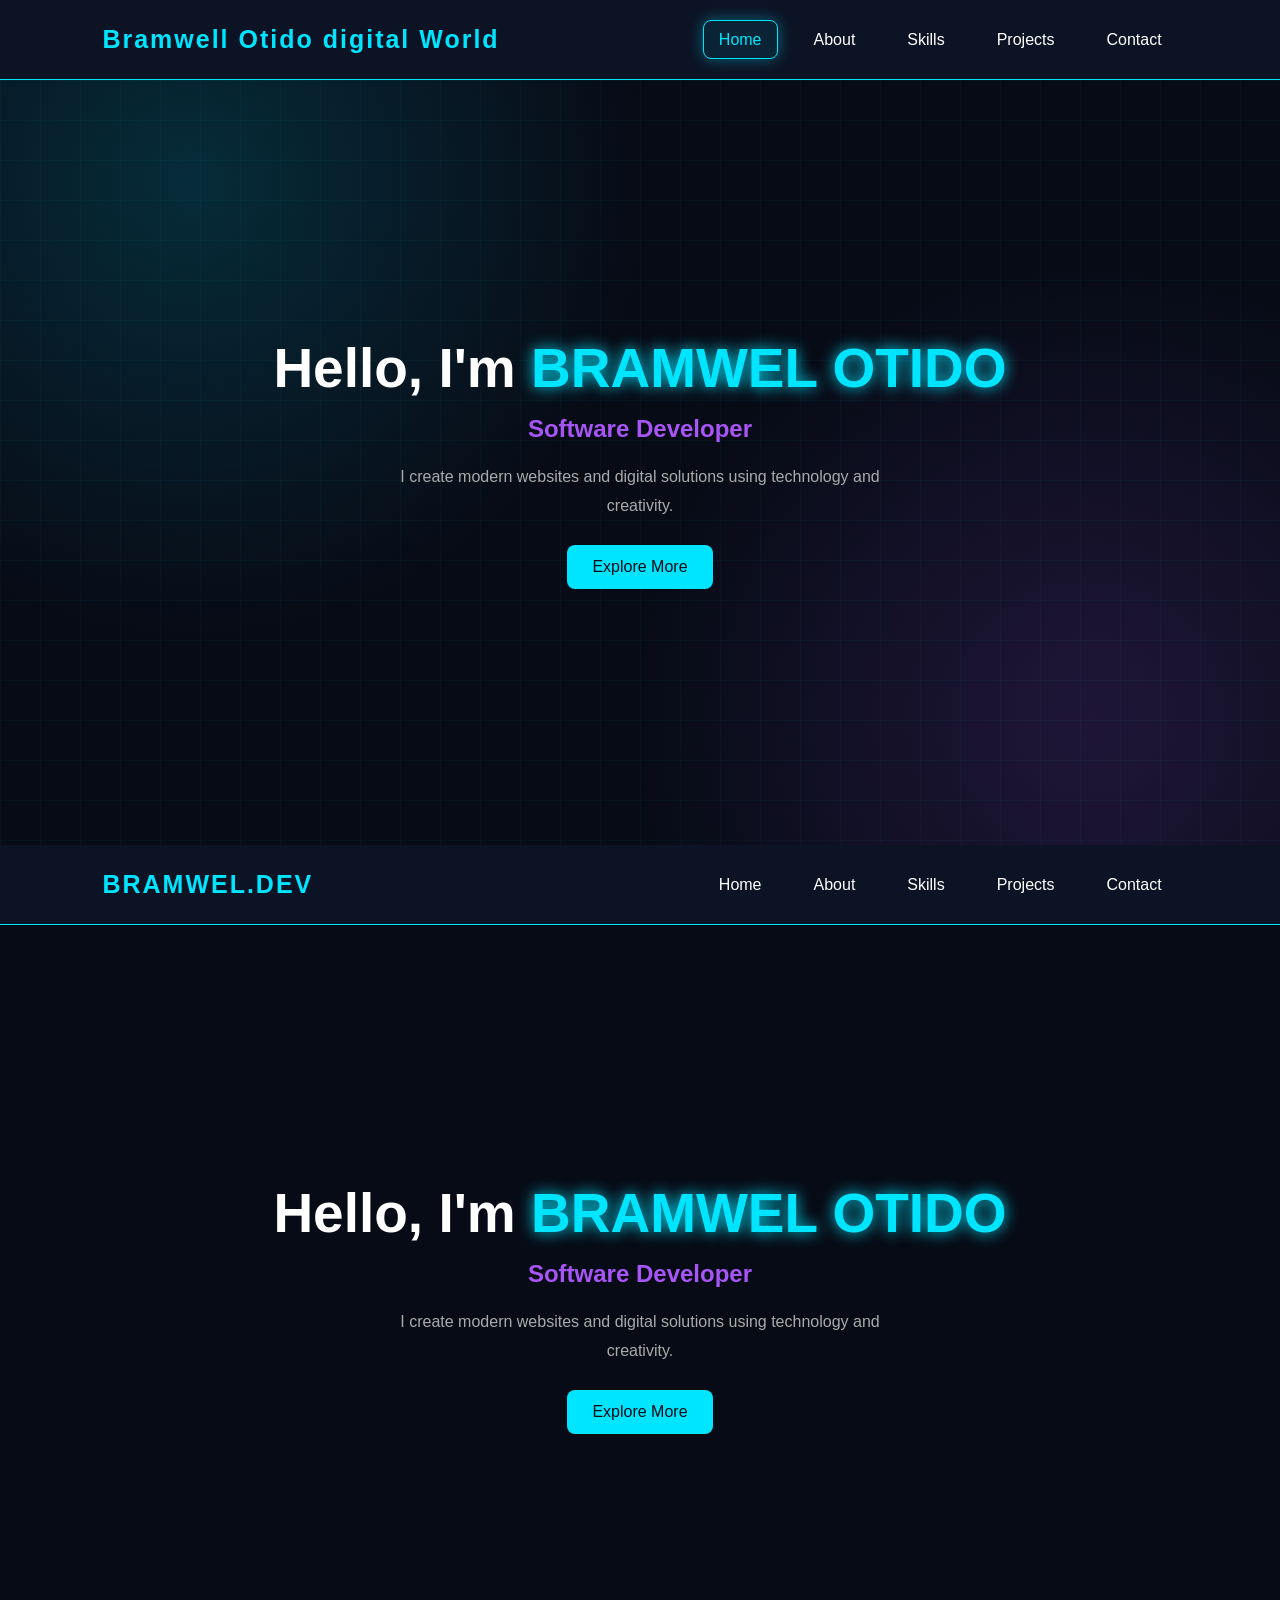
<file: index.html>
<!DOCTYPE html>
<html lang="en">
<head>
    <meta charset="UTF-8">
    <meta name="viewport" content="width=device-width, initial-scale=1.0">
    <title>Bramwel Otido | Portfolio</title>
    <link rel="stylesheet" href="style.css">
</head>
<body>

    <header>
        <nav class="navbar">
            <h2 class="logo">Bramwell Otido digital World</h2>

            <ul class="nav-links">
                <li><a href="index.html">Home</a></li>
                <li><a href="about.html">About</a></li>
                <li><a href="skills.html">Skills</a></li>
                <li><a href="projects.html">Projects</a></li>
                <li><a href="contact.html">Contact</a></li>
            </ul>
        </nav>
    </header>

    <section class="home">
        <h1>Hello, I'm <span>BRAMWEL OTIDO</span></h1>
        <h2>Software Developer</h2>

        <p>
            I create modern websites and digital
            solutions using technology and creativity.
        </p>

        <a href="about.html" class="btn">Explore More</a>
    </section>

    <script src="script.js"></script>
</body>
</html><!DOCTYPE html>
<html lang="en">
<head>
    <meta charset="UTF-8">
    <meta name="viewport" content="width=device-width, initial-scale=1.0">
    <title>Bramwel Otido | Portfolio</title>
    <link rel="stylesheet" href="style.css">
</head>
<body>

    <header>
        <nav class="navbar">
            <h2 class="logo">BRAMWEL.DEV</h2>

            <ul class="nav-links">
                <li><a href="index.html">Home</a></li>
                <li><a href="about.html">About</a></li>
                <li><a href="skills.html">Skills</a></li>
                <li><a href="projects.html">Projects</a></li>
                <li><a href="contact.html">Contact</a></li>
            </ul>
        </nav>
    </header>

    <section class="home">
        <h1>Hello, I'm <span>BRAMWEL OTIDO</span></h1>
        <h2>Software Developer</h2>

        <p>
            I create modern websites and digital
            solutions using technology and creativity.
        </p>

        <a href="about.html" class="btn">Explore More</a>
    </section>

    <script src="script.js"></script>
</body>
</html>
</file>
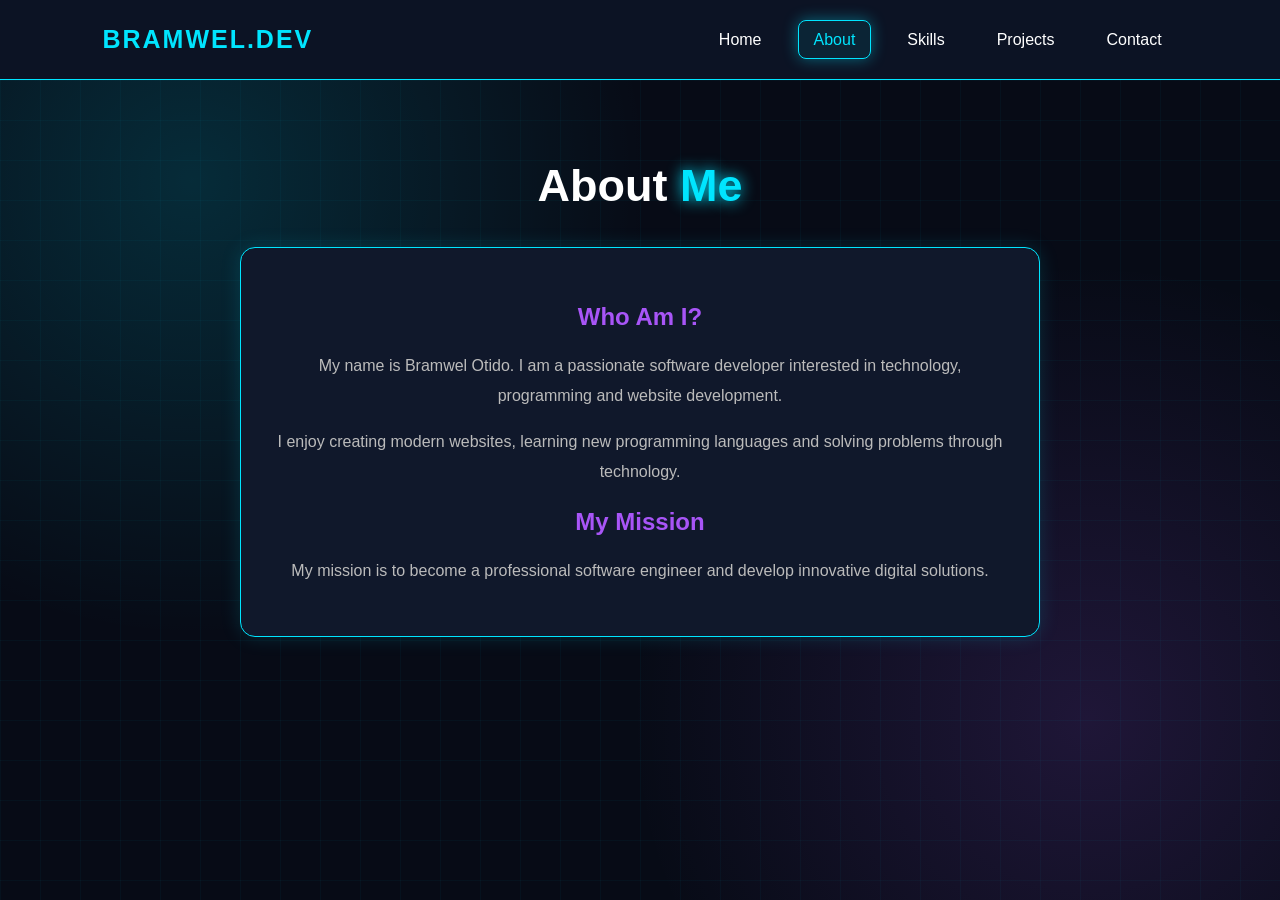
<file: about.html>
<!DOCTYPE html>
<html lang="en">
<head>
    <meta charset="UTF-8">
    <meta name="viewport" content="width=device-width, initial-scale=1.0">
    <title>About | Bramwel Otido</title>
    <link rel="stylesheet" href="style.css">
</head>
<body>

    <header>
        <nav class="navbar">
            <h2 class="logo">BRAMWEL.DEV</h2>

            <ul class="nav-links">
                <li><a href="index.html">Home</a></li>
                <li><a href="about.html">About</a></li>
                <li><a href="skills.html">Skills</a></li>
                <li><a href="projects.html">Projects</a></li>
                <li><a href="contact.html">Contact</a></li>
            </ul>
        </nav>
    </header>

    <section class="about">
        <h1>About <span>Me</span></h1>

        <div class="about-content">
            <h2>Who Am I?</h2>

            <p>
                My name is Bramwel Otido. I am a passionate
                software developer interested in technology,
                programming and website development.
            </p>

            <p>
                I enjoy creating modern websites, learning
                new programming languages and solving
                problems through technology.
            </p>

            <h2>My Mission</h2>

            <p>
                My mission is to become a professional
                software engineer and develop innovative
                digital solutions.
            </p>
        </div>
    </section>

    <script src="script.js"></script>
</body>
</html>
</file>
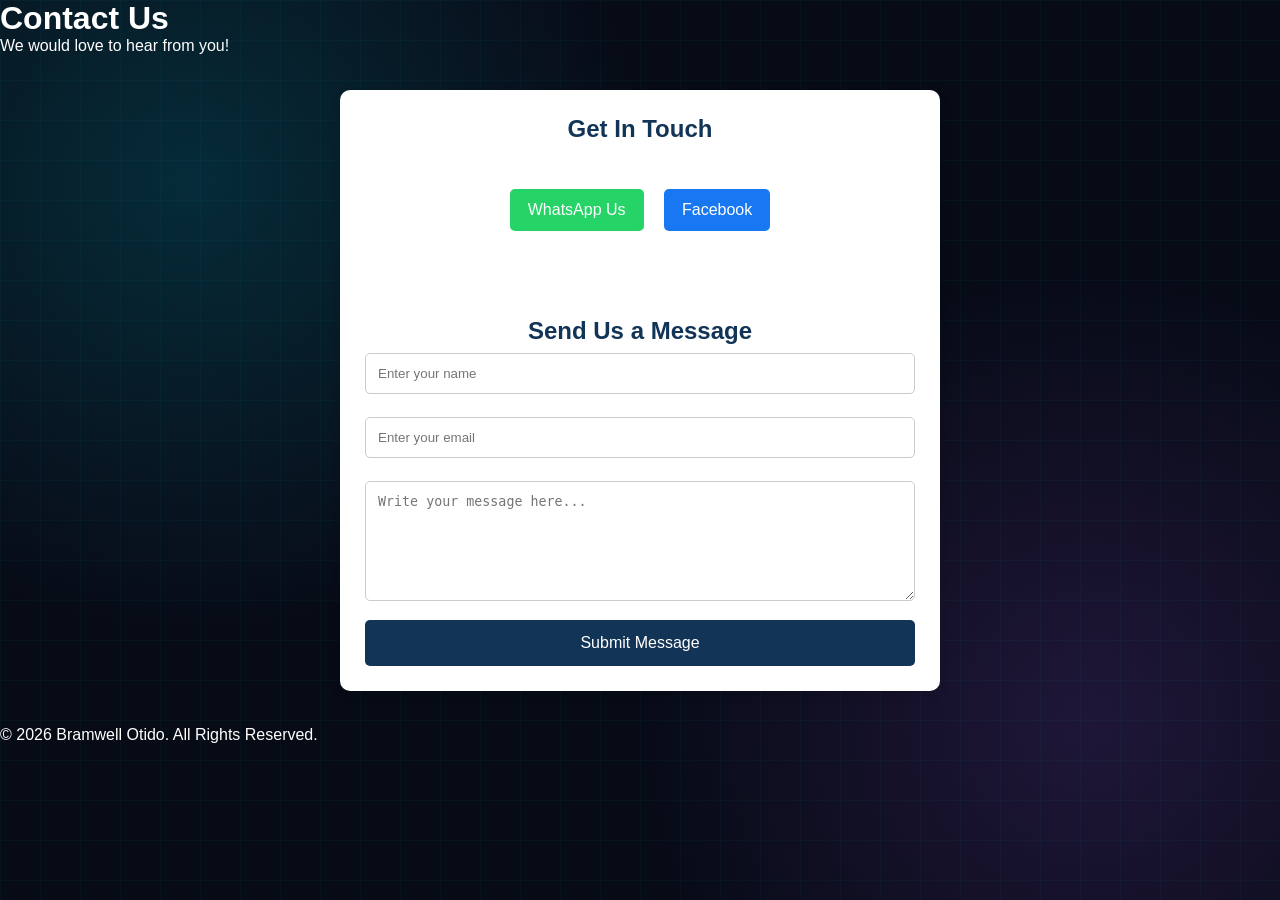
<file: contact.html>
<!DOCTYPE html>
<html lang="en">
<head>
    <meta charset="UTF-8">
    <meta name="viewport" content="width=device-width, initial-scale=1.0">
    <title>Contact Us | Bramwell Otido</title>
    <link rel="stylesheet" href="style.css">
</head>

<body>

<header>
    <h1>Contact Us</h1>
    <p>We would love to hear from you!</p>
</header>

<main class="contact-container">

    <h2>Get In Touch</h2>

    <p>Have a question, suggestion or need assistance?
       Send us a message.</p>

    <div class="social-links">
        <a class="whatsapp"
           href="https://wa.me/254745061120"
           target="_blank">WhatsApp Us</a>

        <a class="facebook"
           href="https://www.facebook.com/profile.php?id=100095024531473"
           target="_blank">Facebook</a>

        <p>
    Email:
    <a href="mailto:engineerotido@gmail.com">
        engineerotido@gmail.com
    </a>
</p>
    </div>

    <h2>Send Us a Message</h2>

    <form action="https://formsubmit.co/engineerotido@gmail.com"
          method="POST">

        <input type="text" name="name"
               placeholder="Enter your name" required>

        <input type="email" name="email"
               placeholder="Enter your email" required>

        <textarea name="message"
                  placeholder="Write your message here..."
                  required></textarea>

        <input type="hidden" name="_subject"
               value="New Website Contact Message">

        <button type="submit">Submit Message</button>
    </form>

</main>

<footer>
    <p>&copy; 2026 Bramwell Otido. All Rights Reserved.</p>
</footer>

</body>
</html>
</file>
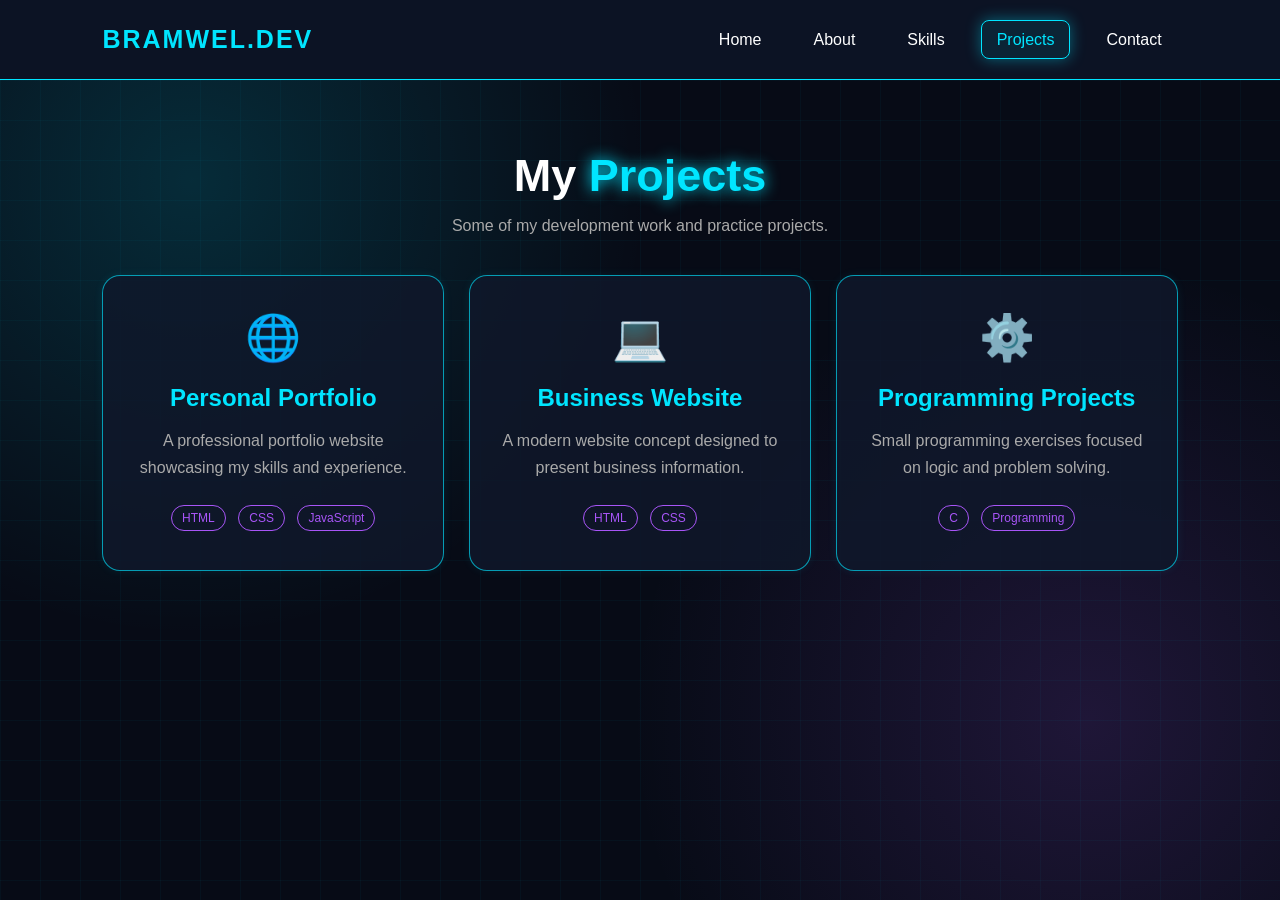
<file: projects.html>
<!DOCTYPE html>
<html lang="en">
<head>
    <meta charset="UTF-8">
    <meta name="viewport" content="width=device-width, initial-scale=1.0">
    <title>Projects | Bramwel Otido</title>
    <link rel="stylesheet" href="style.css">
</head>
<body>

<header>
    <nav class="navbar">
        <h2 class="logo">BRAMWEL.DEV</h2>

        <ul class="nav-links">
            <li><a href="index.html">Home</a></li>
            <li><a href="about.html">About</a></li>
            <li><a href="skills.html">Skills</a></li>
            <li><a href="projects.html">Projects</a></li>
            <li><a href="contact.html">Contact</a></li>
        </ul>
    </nav>
</header>

<section class="projects">

    <h1>My <span>Projects</span></h1>

    <p class="subtitle">
        Some of my development work and practice projects.
    </p>

    <div class="project-container">

        <div class="project-card">
            <div class="project-icon">🌐</div>
            <h2>Personal Portfolio</h2>
            <p>
                A professional portfolio website showcasing
                my skills and experience.
            </p>
            <span>HTML</span>
            <span>CSS</span>
            <span>JavaScript</span>
        </div>

        <div class="project-card">
            <div class="project-icon">💻</div>
            <h2>Business Website</h2>
            <p>
                A modern website concept designed to
                present business information.
            </p>
            <span>HTML</span>
            <span>CSS</span>
        </div>

        <div class="project-card">
            <div class="project-icon">⚙️</div>
            <h2>Programming Projects</h2>
            <p>
                Small programming exercises focused
                on logic and problem solving.
            </p>
            <span>C</span>
            <span>Programming</span>
        </div>

    </div>

</section>

<script src="script.js"></script>

</body>
</html>
</file>
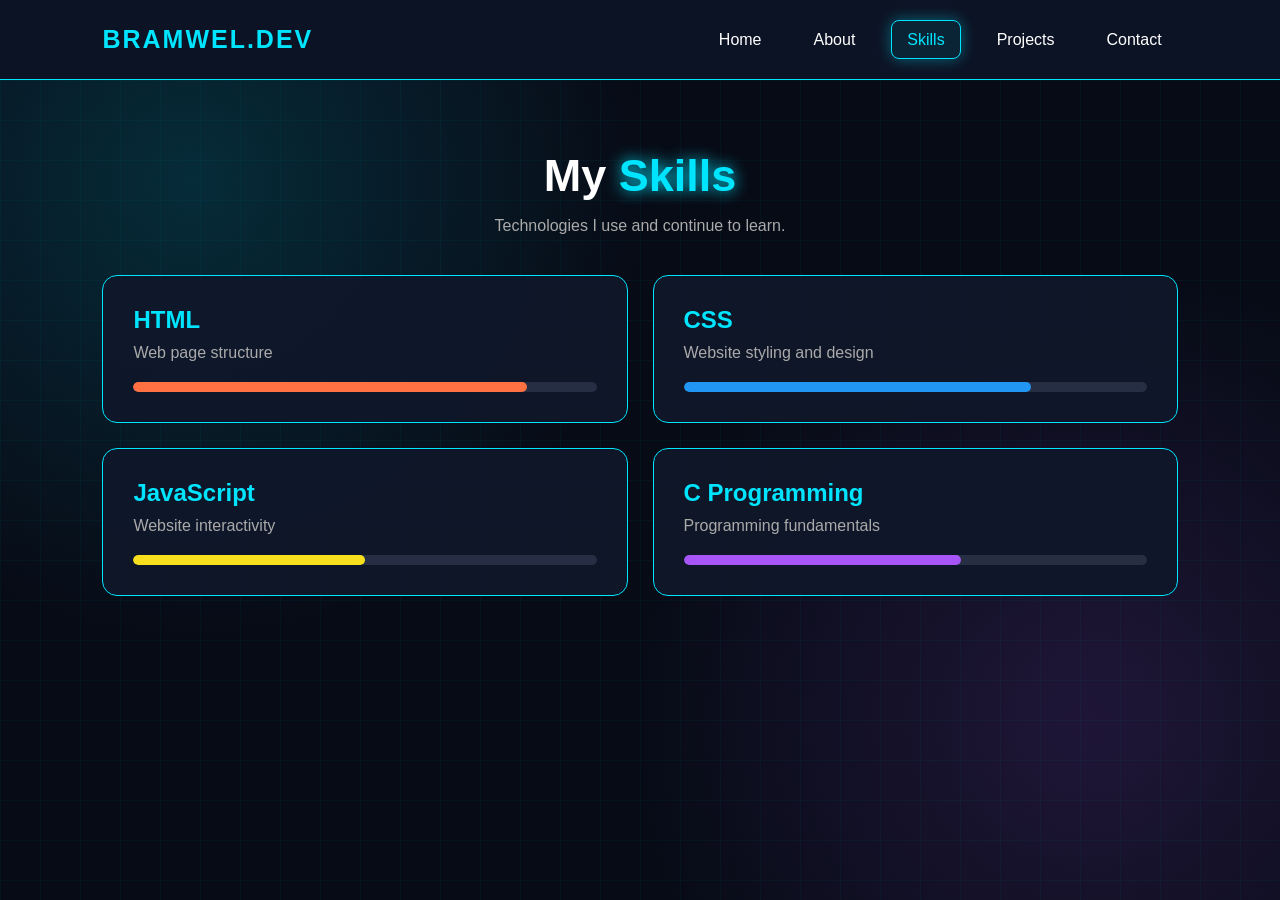
<file: skills.html>
<!DOCTYPE html>
<html lang="en">
<head>
    <meta charset="UTF-8">
    <meta name="viewport" content="width=device-width, initial-scale=1.0">
    <title>Skills | Bramwel Otido</title>
    <link rel="stylesheet" href="style.css">
</head>
<body>

<header>
    <nav class="navbar">
        <h2 class="logo">BRAMWEL.DEV</h2>

        <ul class="nav-links">
            <li><a href="index.html">Home</a></li>
            <li><a href="about.html">About</a></li>
            <li><a href="skills.html">Skills</a></li>
            <li><a href="projects.html">Projects</a></li>
            <li><a href="contact.html">Contact</a></li>
        </ul>
    </nav>
</header>

<section class="skills">
    <h1>My <span>Skills</span></h1>
    <p class="subtitle">Technologies I use and continue to learn.</p>

    <div class="skills-container">

        <div class="skill-card">
            <h2>HTML</h2>
            <p>Web page structure</p>
            <div class="progress"><div class="html"></div></div>
        </div>

        <div class="skill-card">
            <h2>CSS</h2>
            <p>Website styling and design</p>
            <div class="progress"><div class="css"></div></div>
        </div>

        <div class="skill-card">
            <h2>JavaScript</h2>
            <p>Website interactivity</p>
            <div class="progress"><div class="javascript"></div></div>
        </div>

        <div class="skill-card">
            <h2>C Programming</h2>
            <p>Programming fundamentals</p>
            <div class="progress"><div class="c"></div></div>
        </div>

    </div>
</section>

<script src="script.js"></script>
</body>
</html>
</file>
<file: style.css>
* {
    margin: 0;
    padding: 0;
    box-sizing: border-box;
}

body {
    background: #070b16;
    color: white;
    font-family: Arial, sans-serif;
}

/* Navigation bar */
.navbar {
    display: flex;
    justify-content: space-between;
    align-items: center;
    padding: 25px 8%;
    background: #0c1324;
    border-bottom: 1px solid #00e5ff;
}

.logo {
    color: #00e5ff;
    font-size: 25px;
    letter-spacing: 2px;
}

.nav-links {
    display: flex;
    list-style: none;
    gap: 20px;
}

.nav-links a {
    color: white;
    text-decoration: none;
    padding: 10px 15px;
    border: 1px solid transparent;
    border-radius: 8px;
    transition: 0.3s;
}

/* Hover animation */
.nav-links a:hover {
    color: #00e5ff;
    border: 1px solid #00e5ff;
    box-shadow: 0 0 15px #00e5ff;
    transform: scale(0.92);
}

/* Click animation */
.nav-links a:active {
    transform: scale(0.85);
}

/* Homepage */
.home {
    min-height: 85vh;
    display: flex;
    flex-direction: column;
    justify-content: center;
    align-items: center;
    text-align: center;
    padding: 30px;
}

.home h1 {
    font-size: clamp(30px, 5vw, 55px);
    margin-bottom: 15px;
}

.home h1 span {
    color: #00e5ff;
    text-shadow: 0 0 15px #00e5ff;
}

.home h2 {
    color: #a855f7;
    margin-bottom: 20px;
}

.home p {
    color: #aaa;
    max-width: 550px;
    line-height: 1.8;
}

.btn {
    margin-top: 25px;
    padding: 13px 25px;
    background: #00e5ff;
    color: #070b16;
    text-decoration: none;
    border-radius: 8px;
    transition: 0.3s;
}

.btn:hover {
    transform: scale(1.08);
    box-shadow: 0 0 20px #00e5ff;
}

.btn:active {
    transform: scale(0.90);
}
.about {
    min-height: 85vh;
    padding: 80px 10%;
    text-align: center;
}

.about h1 {
    font-size: 45px;
    margin-bottom: 35px;
}

.about h1 span {
    color: #00e5ff;
    text-shadow: 0 0 15px #00e5ff;
}

.about-content {
    max-width: 800px;
    margin: auto;
    padding: 35px;
    background: #10182b;
    border: 1px solid #00e5ff;
    border-radius: 15px;
    box-shadow: 0 0 20px rgba(0,229,255,0.15);
}

.about-content h2 {
    color: #a855f7;
    margin: 20px 0;
}

.about-content p {
    color: #bbb;
    line-height: 1.9;
    margin-bottom: 15px;
}
body {
    position: relative;
}

body::before {
    content: "";
    position: fixed;
    inset: 0;
    background-image:
        linear-gradient(rgba(0, 229, 255, 0.035) 1px, transparent 1px),
        linear-gradient(90deg, rgba(0, 229, 255, 0.035) 1px, transparent 1px);
    background-size: 40px 40px;
    pointer-events: none;
    z-index: -1;
}
body {
    background:
        radial-gradient(circle at 15% 20%, rgba(0, 229, 255, 0.15), transparent 35%),
        radial-gradient(circle at 85% 80%, rgba(168, 85, 247, 0.15), transparent 35%),
        #070b16;

    background-attachment: fixed;
    color: white;
}
.skills {
    min-height: 85vh;
    padding: 70px 8%;
    text-align: center;
}

.skills h1 {
    font-size: 45px;
    margin-bottom: 15px;
}

.skills h1 span {
    color: #00e5ff;
    text-shadow: 0 0 15px #00e5ff;
}

.subtitle {
    color: #aaa;
    margin-bottom: 40px;
}

.skills-container {
    display: grid;
    grid-template-columns: repeat(2, 1fr);
    gap: 25px;
}

.skill-card {
    background: rgba(16, 24, 43, 0.9);
    border: 1px solid #00e5ff;
    padding: 30px;
    border-radius: 15px;
    transition: 0.4s;
    text-align: left;
}

.skill-card:hover {
    transform: translateY(-10px);
    box-shadow: 0 0 25px #00e5ff;
}

.skill-card h2 {
    color: #00e5ff;
}

.skill-card p {
    color: #aaa;
    margin: 10px 0 20px;
}

.progress {
    height: 10px;
    background: #252e42;
    border-radius: 20px;
    overflow: hidden;
}

.progress div {
    height: 100%;
    border-radius: 20px;
    animation: fillSkills 2s ease forwards;
}

.html { width: 85%; background: #ff7043; }
.css { width: 75%; background: #2196f3; }
.javascript { width: 50%; background: #f7df1e; }
.c { width: 60%; background: #a855f7; }

@keyframes fillSkills {
    from { width: 0; }
}

@media (max-width: 650px) {
    .skills-container {
        grid-template-columns: 1fr;
    }
}
.projects {
    min-height: 85vh;
    padding: 70px 8%;
    text-align: center;
}

.projects h1 {
    font-size: 45px;
    margin-bottom: 15px;
}

.projects h1 span {
    color: #00e5ff;
    text-shadow: 0 0 15px #00e5ff;
}

.projects .subtitle {
    color: #aaa;
    margin-bottom: 40px;
}

.project-container {
    display: grid;
    grid-template-columns: repeat(3, 1fr);
    gap: 25px;
}

.project-card {
    background: rgba(16, 24, 43, 0.85);
    border: 1px solid rgba(0, 229, 255, 0.65);
    border-radius: 18px;
    padding: 35px 25px;
    transition: all 0.35s ease;
    box-shadow: 0 0 10px rgba(0, 229, 255, 0.08);
}

.project-card:hover {
    transform: translateY(-10px);
    border-color: #00e5ff;
    box-shadow:
        0 0 15px rgba(0, 229, 255, 0.6),
        0 0 35px rgba(0, 229, 255, 0.3);
}
.project-icon {
    font-size: 45px;
    margin-bottom: 20px;
}

.project-card h2 {
    color: #00e5ff;
    margin-bottom: 15px;
}

.project-card p {
    color: #aaa;
    line-height: 1.7;
    margin-bottom: 20px;
}

.project-card span {
    display: inline-block;
    color: #a855f7;
    border: 1px solid #a855f7;
    padding: 5px 10px;
    border-radius: 20px;
    margin: 4px;
    font-size: 12px;
}

@media (max-width: 800px) {
    .project-container {
        grid-template-columns: repeat(2, 1fr);
    }
}

@media (max-width: 550px) {
    .project-container {
        grid-template-columns: 1fr;
    }
}
.contact {
    min-height: 85vh;
    padding: 65px 20px;
    text-align: center;
}

.contact h1 {
    font-size: 45px;
    margin-bottom: 15px;
}

.contact h1 span {
    color: #00e5ff;
    text-shadow: 0 0 15px #00e5ff;
}

.contact p {
    color: #aaa;
    margin-bottom: 30px;
}

.contact-box {
    max-width: 600px;
    margin: auto;
    padding: 30px;
    background: rgba(16, 24, 43, 0.9);
    border: 1px solid #00e5ff;
    border-radius: 18px;
    box-shadow: 0 0 20px rgba(0, 229, 255, 0.15);
}

.contact-box form {
    display: flex;
    flex-direction: column;
    gap: 18px;
}

.contact-box input,
.contact-box textarea {
    width: 100%;
    padding: 15px;
    background: #070b16;
    border: 1px solid #34445c;
    border-radius: 8px;
    color: white;
    font-size: 15px;
    outline: none;
}

.contact-box input:focus,
.contact-box textarea:focus {
    border-color: #00e5ff;
    box-shadow: 0 0 12px #00e5ff;
}

.contact-box textarea {
    height: 150px;
    resize: vertical;
}

.send-btn {
    padding: 14px;
    background: #00e5ff;
    color: #070b16;
    border: none;
    border-radius: 8px;
    font-weight: bold;
    cursor: pointer;
    transition: 0.3s;
}

.send-btn:hover {
    transform: scale(0.96);
    box-shadow: 0 0 20px #00e5ff;
}

.send-btn:active {
    transform: scale(0.90);
}
.nav-links a.active {
    color: #00e5ff;
    border: 1px solid #00e5ff;
    background: rgba(0, 229, 255, 0.08);
    box-shadow: 0 0 15px rgba(0, 229, 255, 0.4);
}

button.clicked,
.btn.clicked {
    transform: scale(0.92);
}

/* CONTACT PAGE */

.contact-container {
    max-width: 600px;
    margin: 35px auto;
    padding: 25px;
    background: white;
    border-radius: 10px;
    box-shadow: 0 3px 12px rgba(0,0,0,0.1);
}

.contact-container h2 {
    text-align: center;
    color: #123456;
}

.contact-container input,
.contact-container textarea {
    width: 100%;
    padding: 12px;
    margin: 8px 0 15px;
    border: 1px solid #ccc;
    border-radius: 5px;
    box-sizing: border-box;
}

.contact-container textarea {
    height: 120px;
}

.social-links {
    text-align: center;
    margin: 20px 0;
}

.social-links a {
    display: inline-block;
    padding: 12px 18px;
    margin: 8px;
    color: white;
    text-decoration: none;
    border-radius: 5px;
}

.whatsapp {
    background: #25D366;
}

.facebook {
    background: #1877F2;
}

.contact-container button {
    width: 100%;
    padding: 14px;
    background: #123456;
    color: white;
    border: none;
    border-radius: 5px;
    cursor: pointer;
    font-size: 16px;
}

.contact-container button:hover {
    background: #2563eb;
}
</file>
